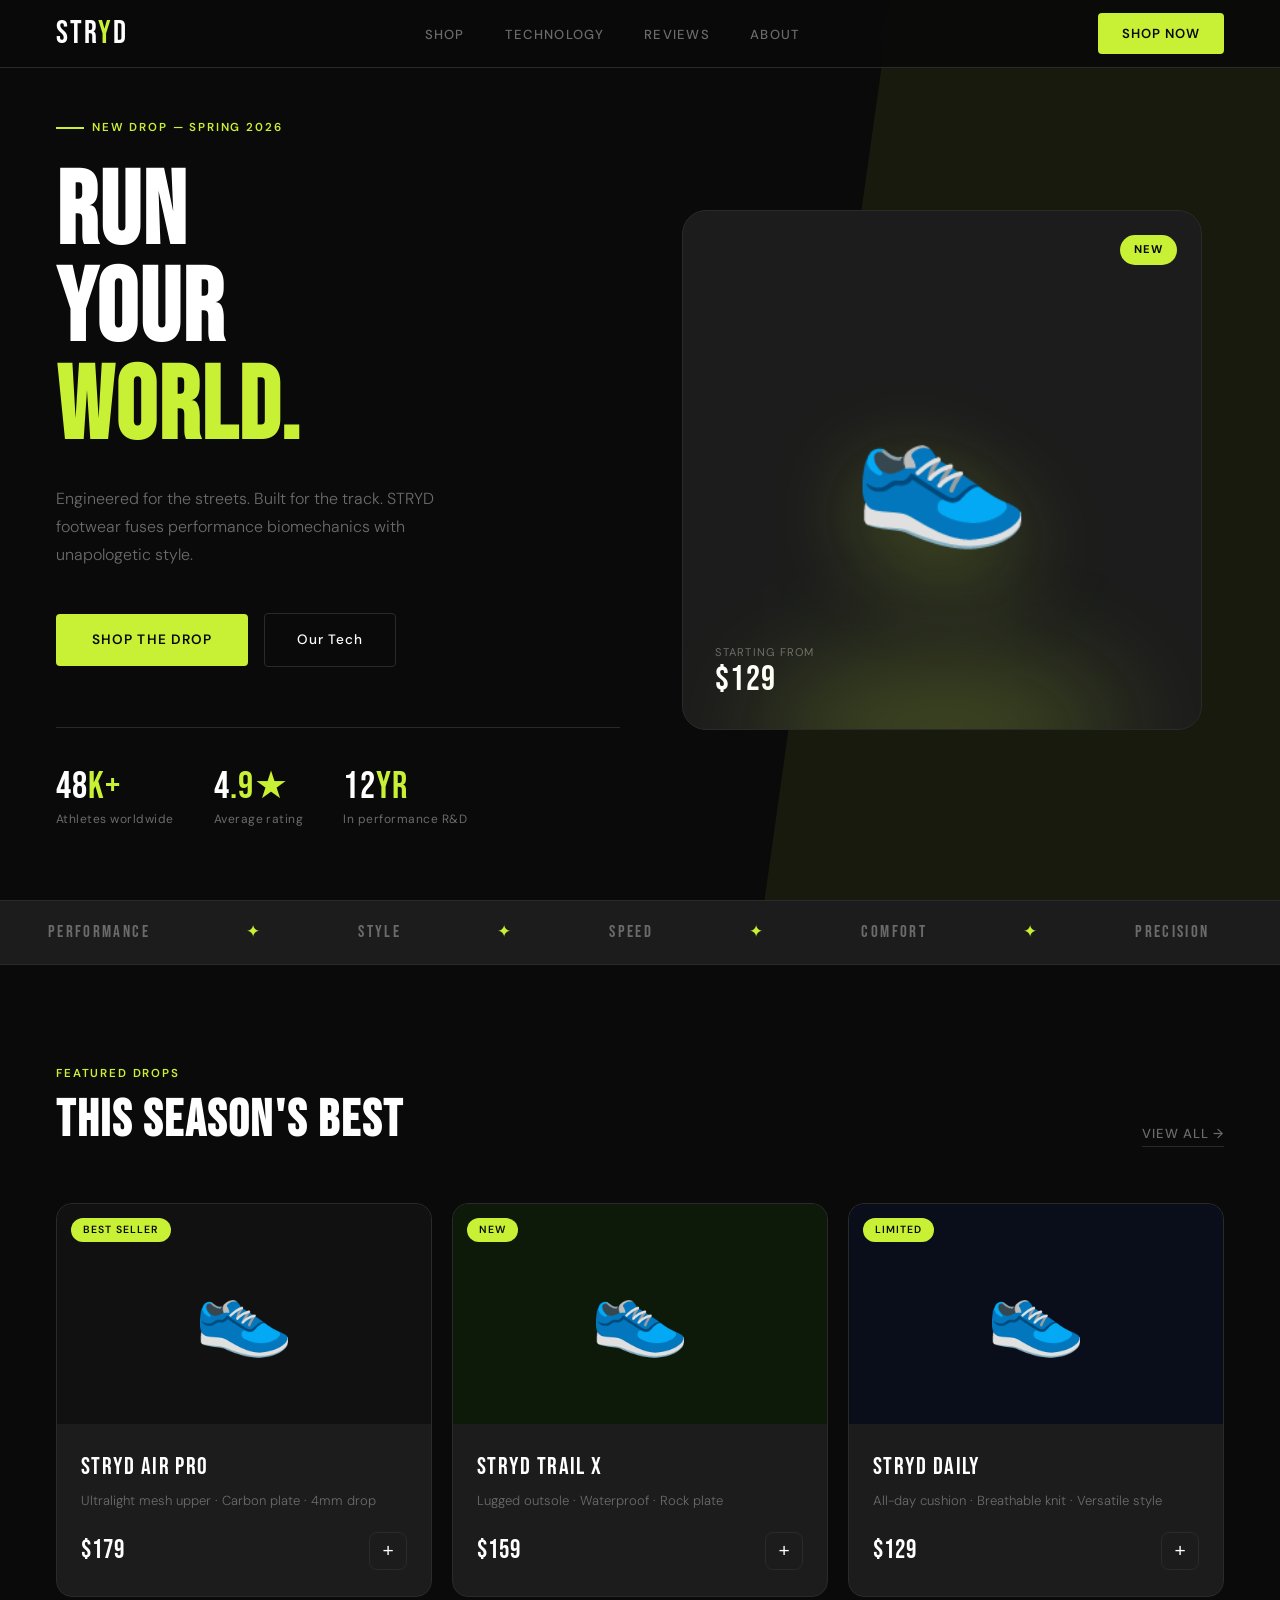
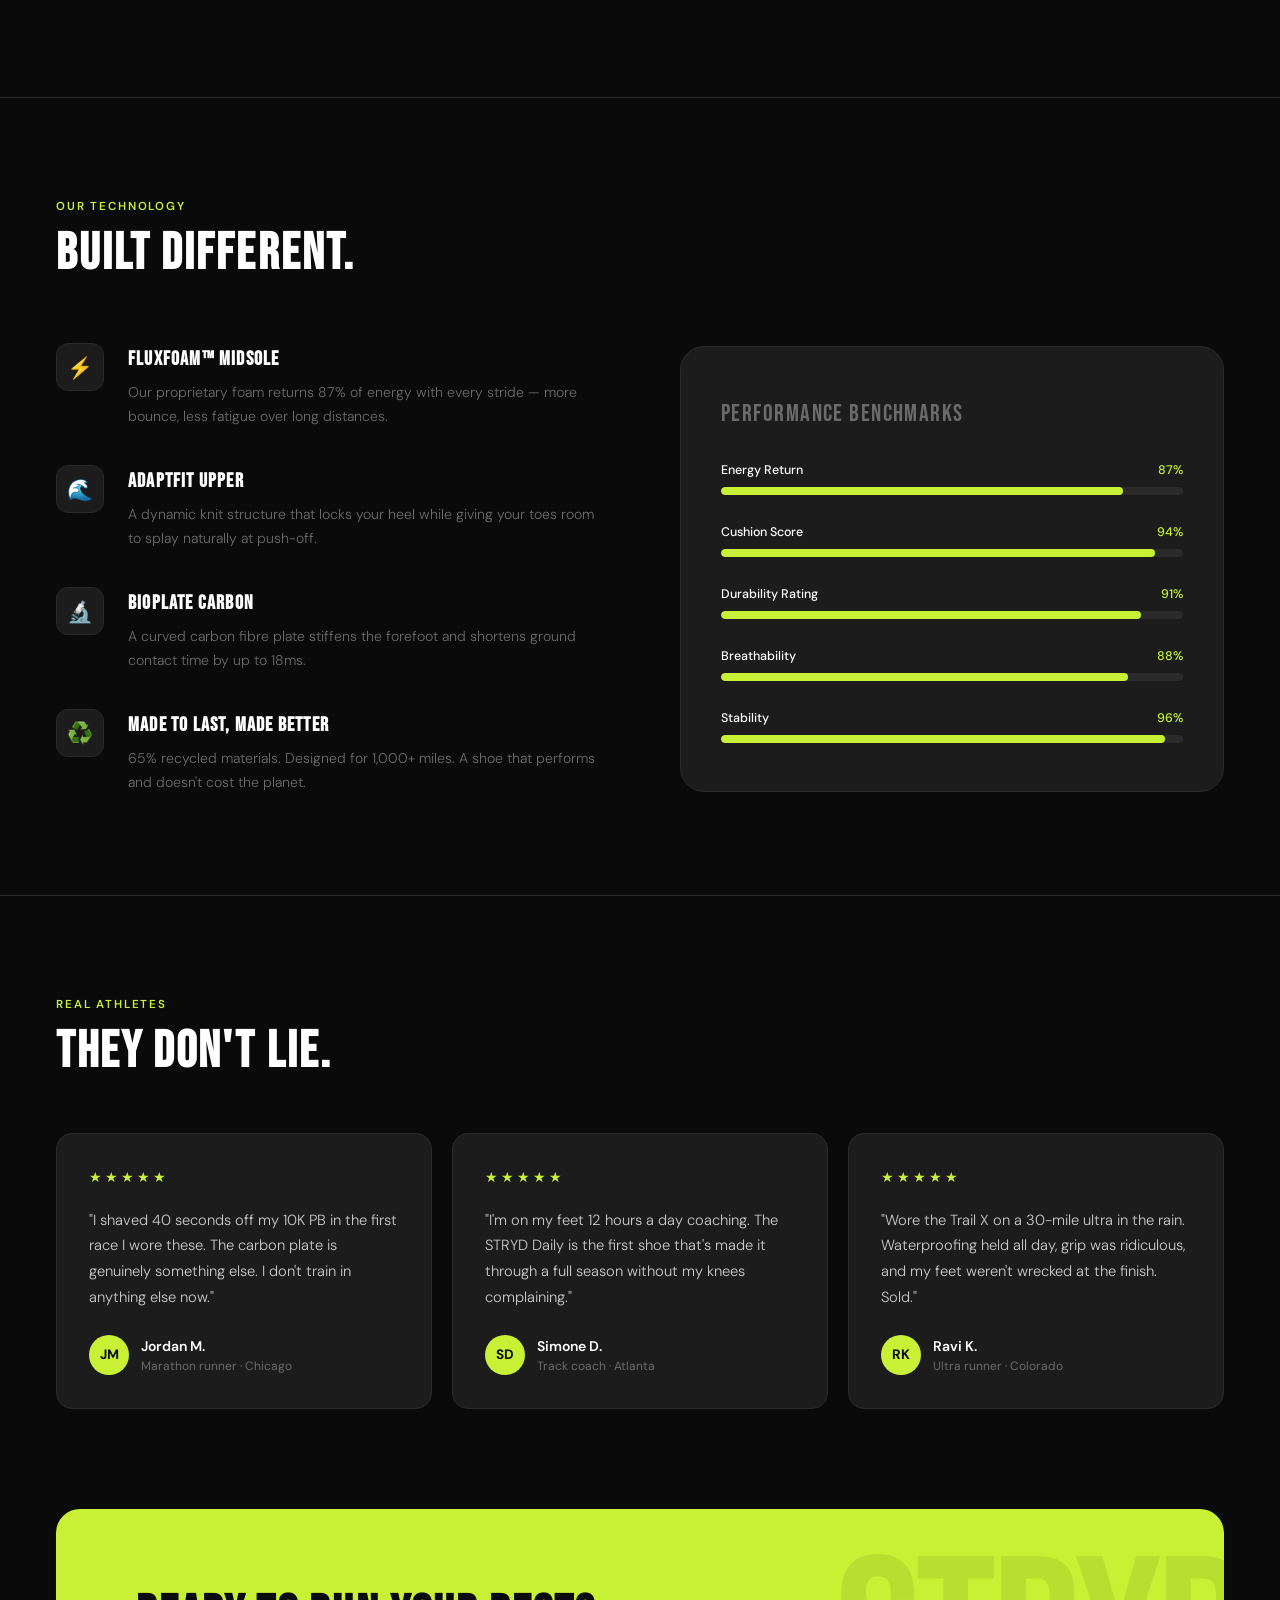
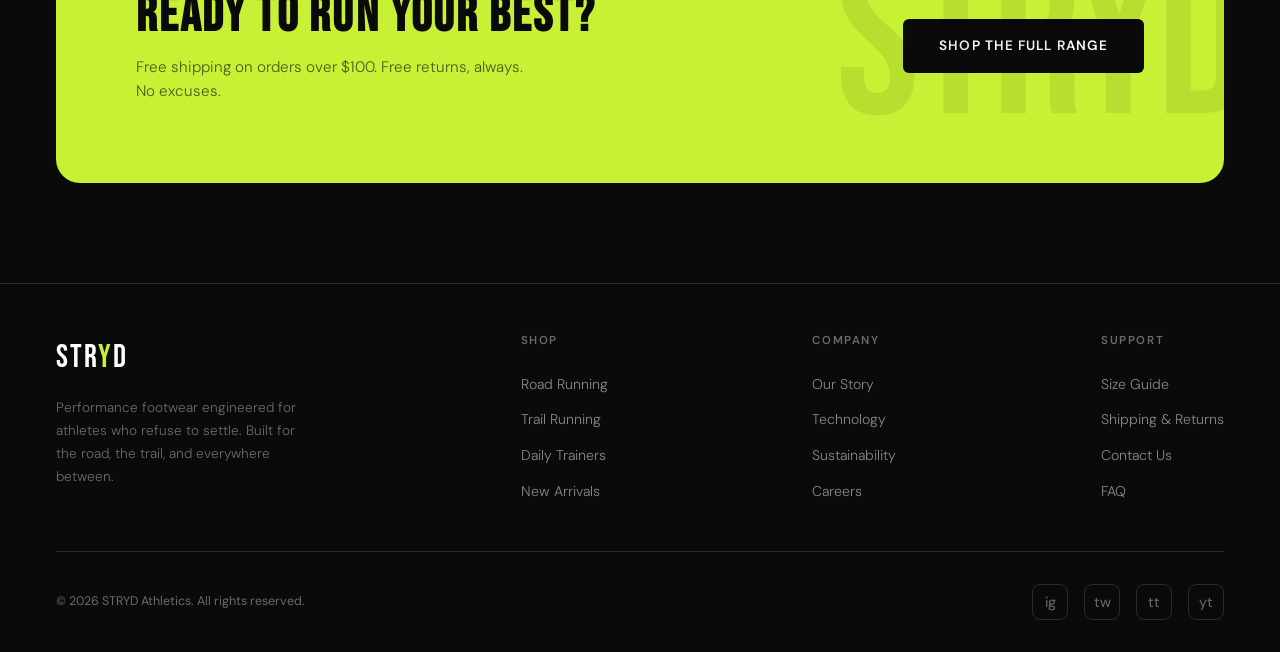
<file: S.SRINIVASAN Task-1/jes.html>
<!DOCTYPE html>
<html lang="en">
<head>
  <meta charset="UTF-8" />
  <meta name="viewport" content="width=device-width, initial-scale=1.0"/>
  <title>STRYD — Run Your World</title>
  <link rel="preconnect" href="https://fonts.googleapis.com"/>
  <link rel="preconnect" href="https://fonts.gstatic.com" crossorigin/>
  <link href="https://fonts.googleapis.com/css2?family=Bebas+Neue&family=DM+Sans:wght@300;400;500;600&display=swap" rel="stylesheet"/>
  <link rel="stylesheet" href="walt.css"/>
</head>
<body>

  <!-- NAVBAR -->
  <nav class="navbar">
    <span class="navbar__logo">STR<span>Y</span>D</span>
    <ul class="navbar__links">
      <li><a href="#products">Shop</a></li>
      <li><a href="#why">Technology</a></li>
      <li><a href="#reviews">Reviews</a></li>
      <li><a href="#">About</a></li>
    </ul>
    <a href="#" class="navbar__btn">Shop Now</a>
  </nav>

  <!-- HERO -->
  <section class="hero">
    <div class="hero__text">
      <p class="hero__tag">New Drop — Spring 2026</p>
      <h1 class="hero__headline">
        RUN<br>
        YOUR<br>
        <span class="accent">WORLD.</span>
      </h1>
      <p class="hero__sub">
        Engineered for the streets. Built for the track.
        STRYD footwear fuses performance biomechanics with unapologetic style.
      </p>
      <div class="hero__actions">
        <a href="#products" class="btn-lime">Shop the Drop</a>
        <a href="#why" class="btn-outline">Our Tech</a>
      </div>
      <div class="hero__stats">
        <div>
          <div class="stat__num">48<span>K+</span></div>
          <div class="stat__label">Athletes worldwide</div>
        </div>
        <div>
          <div class="stat__num">4<span>.9★</span></div>
          <div class="stat__label">Average rating</div>
        </div>
        <div>
          <div class="stat__num">12<span>yr</span></div>
          <div class="stat__label">In performance R&D</div>
        </div>
      </div>
    </div>

    <div class="hero__visual">
      <div class="shoe-card">
        <span class="shoe-badge">New</span>
        <div class="shoe-emoji">👟</div>
        <div class="shoe-price">
          <div class="shoe-price__label">Starting from</div>
          <div class="shoe-price__amount">$129</div>
        </div>
      </div>
    </div>
  </section>

  <!-- MARQUEE -->
  <div class="marquee-wrap">
    <div class="marquee-track">
      <span>Performance</span><span class="hi">✦</span>
      <span>Style</span><span class="hi">✦</span>
      <span>Speed</span><span class="hi">✦</span>
      <span>Comfort</span><span class="hi">✦</span>
      <span>Precision</span><span class="hi">✦</span>
      <span>Durability</span><span class="hi">✦</span>
      <span>Performance</span><span class="hi">✦</span>
      <span>Style</span><span class="hi">✦</span>
      <span>Speed</span><span class="hi">✦</span>
      <span>Comfort</span><span class="hi">✦</span>
      <span>Precision</span><span class="hi">✦</span>
      <span>Durability</span><span class="hi">✦</span>
    </div>
  </div>

  <!-- PRODUCTS -->
  <section class="products" id="products">
    <div class="section-header">
      <div>
        <p class="section-eyebrow">Featured Drops</p>
        <h2 class="section-title">This Season's Best</h2>
      </div>
      <a href="#" class="see-all">View All →</a>
    </div>

    <div class="products__grid">
      <div class="product-card">
        <div class="product-card__img">
          <span class="product-card__tag">Best Seller</span>
          👟
        </div>
        <div class="product-card__body">
          <div class="product-card__name">STRYD AIR PRO</div>
          <div class="product-card__desc">Ultralight mesh upper · Carbon plate · 4mm drop</div>
          <div class="product-card__footer">
            <div class="product-card__price">$179</div>
            <button class="add-btn" aria-label="Add to cart">+</button>
          </div>
        </div>
      </div>

      <div class="product-card">
        <div class="product-card__img">
          <span class="product-card__tag">New</span>
          👟
        </div>
        <div class="product-card__body">
          <div class="product-card__name">STRYD TRAIL X</div>
          <div class="product-card__desc">Lugged outsole · Waterproof · Rock plate</div>
          <div class="product-card__footer">
            <div class="product-card__price">$159</div>
            <button class="add-btn" aria-label="Add to cart">+</button>
          </div>
        </div>
      </div>

      <div class="product-card">
        <div class="product-card__img">
          <span class="product-card__tag">Limited</span>
          👟
        </div>
        <div class="product-card__body">
          <div class="product-card__name">STRYD DAILY</div>
          <div class="product-card__desc">All-day cushion · Breathable knit · Versatile style</div>
          <div class="product-card__footer">
            <div class="product-card__price">$129</div>
            <button class="add-btn" aria-label="Add to cart">+</button>
          </div>
        </div>
      </div>
    </div>
  </section>

  <!-- WHY US -->
  <section class="why" id="why">
    <p class="section-eyebrow">Our Technology</p>
    <h2 class="section-title">Built Different.</h2>

    <div class="why__grid">
      <div class="why__features">
        <div class="why__item">
          <div class="why__icon">⚡</div>
          <div>
            <h3>FluxFoam™ Midsole</h3>
            <p>Our proprietary foam returns 87% of energy with every stride — more bounce, less fatigue over long distances.</p>
          </div>
        </div>
        <div class="why__item">
          <div class="why__icon">🌊</div>
          <div>
            <h3>AdaptFit Upper</h3>
            <p>A dynamic knit structure that locks your heel while giving your toes room to splay naturally at push-off.</p>
          </div>
        </div>
        <div class="why__item">
          <div class="why__icon">🔬</div>
          <div>
            <h3>BioPlate Carbon</h3>
            <p>A curved carbon fibre plate stiffens the forefoot and shortens ground contact time by up to 18ms.</p>
          </div>
        </div>
        <div class="why__item">
          <div class="why__icon">♻️</div>
          <div>
            <h3>Made to Last, Made Better</h3>
            <p>65% recycled materials. Designed for 1,000+ miles. A shoe that performs and doesn't cost the planet.</p>
          </div>
        </div>
      </div>

      <div class="why__visual">
        <div class="why__visual-title">Performance Benchmarks</div>

        <div class="bar-row">
          <div class="bar-label"><span>Energy Return</span><span>87%</span></div>
          <div class="bar-track"><div class="bar-fill" style="width:87%"></div></div>
        </div>
        <div class="bar-row">
          <div class="bar-label"><span>Cushion Score</span><span>94%</span></div>
          <div class="bar-track"><div class="bar-fill" style="width:94%; animation-delay:0.2s"></div></div>
        </div>
        <div class="bar-row">
          <div class="bar-label"><span>Durability Rating</span><span>91%</span></div>
          <div class="bar-track"><div class="bar-fill" style="width:91%; animation-delay:0.4s"></div></div>
        </div>
        <div class="bar-row">
          <div class="bar-label"><span>Breathability</span><span>88%</span></div>
          <div class="bar-track"><div class="bar-fill" style="width:88%; animation-delay:0.6s"></div></div>
        </div>
        <div class="bar-row">
          <div class="bar-label"><span>Stability</span><span>96%</span></div>
          <div class="bar-track"><div class="bar-fill" style="width:96%; animation-delay:0.8s"></div></div>
        </div>
      </div>
    </div>
  </section>

  <!-- TESTIMONIALS -->
  <section class="testi" id="reviews">
    <p class="section-eyebrow">Real Athletes</p>
    <h2 class="section-title">They Don't Lie.</h2>

    <div class="testi__grid">
      <div class="testi__card">
        <div class="testi__stars">
          <span>★</span><span>★</span><span>★</span><span>★</span><span>★</span>
        </div>
        <blockquote>"I shaved 40 seconds off my 10K PB in the first race I wore these. The carbon plate is genuinely something else. I don't train in anything else now."</blockquote>
        <div class="testi__author">
          <div class="testi__avatar">JM</div>
          <div>
            <div class="testi__name">Jordan M.</div>
            <div class="testi__role">Marathon runner · Chicago</div>
          </div>
        </div>
      </div>

      <div class="testi__card">
        <div class="testi__stars">
          <span>★</span><span>★</span><span>★</span><span>★</span><span>★</span>
        </div>
        <blockquote>"I'm on my feet 12 hours a day coaching. The STRYD Daily is the first shoe that's made it through a full season without my knees complaining."</blockquote>
        <div class="testi__author">
          <div class="testi__avatar">SD</div>
          <div>
            <div class="testi__name">Simone D.</div>
            <div class="testi__role">Track coach · Atlanta</div>
          </div>
        </div>
      </div>

      <div class="testi__card">
        <div class="testi__stars">
          <span>★</span><span>★</span><span>★</span><span>★</span><span>★</span>
        </div>
        <blockquote>"Wore the Trail X on a 30-mile ultra in the rain. Waterproofing held all day, grip was ridiculous, and my feet weren't wrecked at the finish. Sold."</blockquote>
        <div class="testi__author">
          <div class="testi__avatar">RK</div>
          <div>
            <div class="testi__name">Ravi K.</div>
            <div class="testi__role">Ultra runner · Colorado</div>
          </div>
        </div>
      </div>
    </div>
  </section>

  <!-- CTA BANNER -->
  <div class="cta-banner">
    <div>
      <h2>Ready to run your best?</h2>
      <p>Free shipping on orders over $100. Free returns, always. No excuses.</p>
    </div>
    <a href="#products" class="btn-black">Shop the Full Range</a>
  </div>

  <!-- FOOTER -->
  <footer>
    <div class="footer__top">
      <div class="footer__brand">
        <div class="footer__logo">STR<span>Y</span>D</div>
        <p>Performance footwear engineered for athletes who refuse to settle. Built for the road, the trail, and everywhere between.</p>
      </div>
      <div class="footer__col">
        <h4>Shop</h4>
        <ul>
          <li><a href="#">Road Running</a></li>
          <li><a href="#">Trail Running</a></li>
          <li><a href="#">Daily Trainers</a></li>
          <li><a href="#">New Arrivals</a></li>
        </ul>
      </div>
      <div class="footer__col">
        <h4>Company</h4>
        <ul>
          <li><a href="#">Our Story</a></li>
          <li><a href="#">Technology</a></li>
          <li><a href="#">Sustainability</a></li>
          <li><a href="#">Careers</a></li>
        </ul>
      </div>
      <div class="footer__col">
        <h4>Support</h4>
        <ul>
          <li><a href="#">Size Guide</a></li>
          <li><a href="#">Shipping & Returns</a></li>
          <li><a href="#">Contact Us</a></li>
          <li><a href="#">FAQ</a></li>
        </ul>
      </div>
    </div>

    <div class="footer__bottom">
      <p>© 2026 STRYD Athletics. All rights reserved.</p>
      <div class="footer__socials">
        <a class="social-link" href="#" aria-label="Instagram">ig</a>
        <a class="social-link" href="#" aria-label="Twitter">tw</a>
        <a class="social-link" href="#" aria-label="TikTok">tt</a>
        <a class="social-link" href="#" aria-label="YouTube">yt</a>
      </div>
    </div>
  </footer>

</body>
</html>
</file>
<file: S.SRINIVASAN Task-1/walt.css>
/* ===== RESET & BASE ===== */
*, *::before, *::after { box-sizing: border-box; margin: 0; padding: 0; }

:root {
  --black:   #0A0A0A;
  --white:   #FFFFFF;
  --lime:    #C8F135;
  --grey:    #1C1C1C;
  --muted:   #6B6B6B;
  --border:  #2A2A2A;
}

html { scroll-behavior: smooth; }

body {
  background: var(--black);
  color: var(--white);
  font-family: 'DM Sans', sans-serif;
  font-size: 16px;
  line-height: 1.6;
  overflow-x: hidden;
}

img { display: block; max-width: 100%; }
a   { text-decoration: none; }
ul  { list-style: none; }

/* ===== NAVBAR ===== */
.navbar {
  position: fixed;
  top: 0; left: 0; right: 0;
  z-index: 999;
  display: flex;
  align-items: center;
  justify-content: space-between;
  padding: 0 56px;
  height: 68px;
  background: rgba(10,10,10,0.88);
  backdrop-filter: blur(16px);
  -webkit-backdrop-filter: blur(16px);
  border-bottom: 1px solid var(--border);
}

.navbar__logo {
  font-family: 'Bebas Neue', sans-serif;
  font-size: 2rem;
  letter-spacing: 0.06em;
  color: var(--white);
}

.navbar__logo span { color: var(--lime); }

.navbar__links {
  display: flex;
  gap: 40px;
}

.navbar__links a {
  font-size: 0.82rem;
  font-weight: 500;
  letter-spacing: 0.1em;
  text-transform: uppercase;
  color: var(--muted);
  transition: color 0.2s;
}

.navbar__links a:hover { color: var(--white); }

.navbar__btn {
  background: var(--lime);
  color: var(--black);
  font-family: 'DM Sans', sans-serif;
  font-size: 0.82rem;
  font-weight: 600;
  letter-spacing: 0.08em;
  text-transform: uppercase;
  padding: 10px 24px;
  border-radius: 4px;
  transition: opacity 0.2s;
}

.navbar__btn:hover { opacity: 0.85; }

/* ===== HERO ===== */
.hero {
  min-height: 100vh;
  display: grid;
  grid-template-columns: 1fr 1fr;
  align-items: center;
  padding: 100px 56px 60px;
  gap: 40px;
  position: relative;
  overflow: hidden;
}

.hero::before {
  content: '';
  position: absolute;
  top: -80px;
  right: -60px;
  width: 520px;
  height: 130%;
  background: var(--lime);
  transform: skewX(-8deg);
  z-index: 0;
  opacity: 0.07;
}

.hero__text { position: relative; z-index: 1; }

.hero__tag {
  display: inline-flex;
  align-items: center;
  gap: 8px;
  font-size: 0.72rem;
  font-weight: 600;
  letter-spacing: 0.16em;
  text-transform: uppercase;
  color: var(--lime);
  margin-bottom: 28px;
}

.hero__tag::before {
  content: '';
  display: block;
  width: 28px;
  height: 2px;
  background: var(--lime);
}

.hero__headline {
  font-family: 'Bebas Neue', sans-serif;
  font-size: clamp(4.5rem, 8vw, 8rem);
  line-height: 0.95;
  letter-spacing: 0.02em;
  color: var(--white);
}

.hero__headline .accent { color: var(--lime); }

.hero__sub {
  margin-top: 28px;
  font-size: 1rem;
  font-weight: 300;
  color: var(--muted);
  max-width: 400px;
  line-height: 1.75;
}

.hero__actions {
  display: flex;
  gap: 16px;
  margin-top: 44px;
  flex-wrap: wrap;
  align-items: center;
}

.btn-lime {
  background: var(--lime);
  color: var(--black);
  font-size: 0.85rem;
  font-weight: 600;
  letter-spacing: 0.08em;
  text-transform: uppercase;
  padding: 15px 36px;
  border-radius: 4px;
  transition: opacity 0.2s, transform 0.15s;
}

.btn-lime:hover { opacity: 0.88; transform: translateY(-2px); }

.btn-outline {
  background: transparent;
  color: var(--white);
  font-size: 0.85rem;
  font-weight: 500;
  letter-spacing: 0.06em;
  padding: 15px 32px;
  border-radius: 4px;
  border: 1px solid var(--border);
  transition: border-color 0.2s;
}

.btn-outline:hover { border-color: var(--muted); }

.hero__stats {
  display: flex;
  gap: 40px;
  margin-top: 60px;
  padding-top: 40px;
  border-top: 1px solid var(--border);
}

.stat__num {
  font-family: 'Bebas Neue', sans-serif;
  font-size: 2.4rem;
  letter-spacing: 0.03em;
  color: var(--white);
  line-height: 1;
}

.stat__num span { color: var(--lime); }

.stat__label {
  font-size: 0.75rem;
  font-weight: 400;
  color: var(--muted);
  margin-top: 4px;
  letter-spacing: 0.04em;
}

.hero__visual {
  position: relative;
  z-index: 1;
  display: flex;
  align-items: center;
  justify-content: center;
}

.shoe-card {
  width: 100%;
  max-width: 520px;
  aspect-ratio: 1 / 1;
  background: var(--grey);
  border-radius: 24px;
  border: 1px solid var(--border);
  display: flex;
  flex-direction: column;
  align-items: center;
  justify-content: center;
  position: relative;
  overflow: hidden;
}

.shoe-card::after {
  content: '';
  position: absolute;
  bottom: -60px;
  left: 50%;
  transform: translateX(-50%);
  width: 70%;
  height: 120px;
  background: var(--lime);
  border-radius: 50%;
  filter: blur(60px);
  opacity: 0.25;
}

.shoe-emoji {
  font-size: 9rem;
  line-height: 1;
  filter: drop-shadow(0 24px 48px rgba(200,241,53,0.3));
  animation: float 4s ease-in-out infinite;
  transform-origin: center;
}

@keyframes float {
  0%, 100% { transform: translateY(0px) rotate(-8deg); }
  50%       { transform: translateY(-18px) rotate(-5deg); }
}

.shoe-badge {
  position: absolute;
  top: 24px;
  right: 24px;
  background: var(--lime);
  color: var(--black);
  font-size: 0.7rem;
  font-weight: 700;
  letter-spacing: 0.1em;
  text-transform: uppercase;
  padding: 6px 14px;
  border-radius: 100px;
}

.shoe-price {
  position: absolute;
  bottom: 32px;
  left: 32px;
}

.shoe-price__label {
  font-size: 0.7rem;
  color: var(--muted);
  letter-spacing: 0.1em;
  text-transform: uppercase;
}

.shoe-price__amount {
  font-family: 'Bebas Neue', sans-serif;
  font-size: 2.2rem;
  letter-spacing: 0.04em;
  color: var(--white);
  line-height: 1;
}

/* ===== MARQUEE ===== */
.marquee-wrap {
  border-top: 1px solid var(--border);
  border-bottom: 1px solid var(--border);
  background: var(--grey);
  padding: 18px 0;
  overflow: hidden;
}

.marquee-track {
  display: flex;
  gap: 0;
  white-space: nowrap;
  animation: marquee 22s linear infinite;
}

.marquee-track span {
  font-family: 'Bebas Neue', sans-serif;
  font-size: 1.05rem;
  letter-spacing: 0.14em;
  color: var(--muted);
  padding: 0 48px;
}

.marquee-track span.hi { color: var(--lime); }

@keyframes marquee {
  from { transform: translateX(0); }
  to   { transform: translateX(-50%); }
}

/* ===== PRODUCTS ===== */
.products {
  padding: 100px 56px;
}

.section-header {
  display: flex;
  align-items: flex-end;
  justify-content: space-between;
  margin-bottom: 56px;
  flex-wrap: wrap;
  gap: 20px;
}

.section-eyebrow {
  font-size: 0.72rem;
  font-weight: 600;
  letter-spacing: 0.16em;
  text-transform: uppercase;
  color: var(--lime);
  margin-bottom: 12px;
}

.section-title {
  font-family: 'Bebas Neue', sans-serif;
  font-size: clamp(2.4rem, 4vw, 3.6rem);
  letter-spacing: 0.04em;
  line-height: 1;
}

.see-all {
  font-size: 0.82rem;
  font-weight: 500;
  color: var(--muted);
  letter-spacing: 0.08em;
  text-transform: uppercase;
  border-bottom: 1px solid var(--border);
  padding-bottom: 2px;
  transition: color 0.2s, border-color 0.2s;
}

.see-all:hover { color: var(--lime); border-color: var(--lime); }

.products__grid {
  display: grid;
  grid-template-columns: repeat(3, 1fr);
  gap: 20px;
}

.product-card {
  background: var(--grey);
  border: 1px solid var(--border);
  border-radius: 16px;
  overflow: hidden;
  transition: transform 0.25s, border-color 0.25s;
  cursor: pointer;
}

.product-card:hover {
  transform: translateY(-6px);
  border-color: var(--lime);
}

.product-card__img {
  height: 220px;
  display: flex;
  align-items: center;
  justify-content: center;
  font-size: 5rem;
  background: #111;
  position: relative;
}

.product-card:nth-child(2) .product-card__img { background: #0D1A0A; }
.product-card:nth-child(3) .product-card__img { background: #0A0D1A; }

.product-card__tag {
  position: absolute;
  top: 14px;
  left: 14px;
  font-size: 0.65rem;
  font-weight: 600;
  letter-spacing: 0.1em;
  text-transform: uppercase;
  padding: 4px 12px;
  border-radius: 100px;
  background: var(--lime);
  color: var(--black);
}

.product-card__body { padding: 24px; }

.product-card__name {
  font-family: 'Bebas Neue', sans-serif;
  font-size: 1.5rem;
  letter-spacing: 0.06em;
  margin-bottom: 4px;
}

.product-card__desc {
  font-size: 0.82rem;
  color: var(--muted);
  margin-bottom: 20px;
  font-weight: 300;
}

.product-card__footer {
  display: flex;
  align-items: center;
  justify-content: space-between;
}

.product-card__price {
  font-family: 'Bebas Neue', sans-serif;
  font-size: 1.6rem;
  letter-spacing: 0.04em;
}

.add-btn {
  background: transparent;
  border: 1px solid var(--border);
  color: var(--white);
  font-size: 1.2rem;
  width: 38px;
  height: 38px;
  border-radius: 8px;
  display: flex;
  align-items: center;
  justify-content: center;
  cursor: pointer;
  transition: background 0.2s, border-color 0.2s;
}

.add-btn:hover { background: var(--lime); border-color: var(--lime); color: var(--black); }

/* ===== WHY US ===== */
.why {
  padding: 100px 56px;
  border-top: 1px solid var(--border);
}

.why__grid {
  display: grid;
  grid-template-columns: 1fr 1fr;
  gap: 80px;
  align-items: center;
  margin-top: 64px;
}

.why__features { display: flex; flex-direction: column; gap: 36px; }

.why__item {
  display: flex;
  gap: 24px;
  align-items: flex-start;
}

.why__icon {
  width: 48px;
  height: 48px;
  border-radius: 12px;
  background: var(--grey);
  border: 1px solid var(--border);
  display: flex;
  align-items: center;
  justify-content: center;
  font-size: 1.3rem;
  flex-shrink: 0;
}

.why__item h3 {
  font-family: 'Bebas Neue', sans-serif;
  font-size: 1.25rem;
  letter-spacing: 0.06em;
  margin-bottom: 6px;
}

.why__item p {
  font-size: 0.88rem;
  color: var(--muted);
  font-weight: 300;
  line-height: 1.7;
}

.why__visual {
  background: var(--grey);
  border: 1px solid var(--border);
  border-radius: 24px;
  padding: 48px 40px;
  display: flex;
  flex-direction: column;
  gap: 28px;
}

.why__visual-title {
  font-family: 'Bebas Neue', sans-serif;
  font-size: 1.5rem;
  letter-spacing: 0.06em;
  color: var(--muted);
}

.bar-row { display: flex; flex-direction: column; gap: 6px; }

.bar-label {
  display: flex;
  justify-content: space-between;
  font-size: 0.78rem;
  font-weight: 500;
}

.bar-label span:last-child { color: var(--lime); }

.bar-track {
  height: 8px;
  background: var(--border);
  border-radius: 100px;
  overflow: hidden;
}

.bar-fill {
  height: 100%;
  background: var(--lime);
  border-radius: 100px;
  animation: grow 1.4s cubic-bezier(0.4,0,0.2,1) forwards;
  transform-origin: left;
  transform: scaleX(0);
}

@keyframes grow { to { transform: scaleX(1); } }

/* ===== TESTIMONIALS ===== */
.testi {
  padding: 100px 56px;
  border-top: 1px solid var(--border);
}

.testi__grid {
  display: grid;
  grid-template-columns: repeat(3, 1fr);
  gap: 20px;
  margin-top: 56px;
}

.testi__card {
  background: var(--grey);
  border: 1px solid var(--border);
  border-radius: 16px;
  padding: 32px;
  transition: border-color 0.2s;
}

.testi__card:hover { border-color: var(--lime); }

.testi__stars {
  display: flex;
  gap: 3px;
  margin-bottom: 18px;
}

.testi__stars span {
  color: var(--lime);
  font-size: 0.9rem;
}

.testi__card blockquote {
  font-size: 0.92rem;
  font-weight: 300;
  color: #CCCCCC;
  line-height: 1.75;
  margin-bottom: 24px;
}

.testi__author {
  display: flex;
  align-items: center;
  gap: 12px;
}

.testi__avatar {
  width: 40px;
  height: 40px;
  border-radius: 50%;
  background: var(--lime);
  color: var(--black);
  font-weight: 700;
  font-size: 0.85rem;
  display: flex;
  align-items: center;
  justify-content: center;
  flex-shrink: 0;
}

.testi__name { font-weight: 600; font-size: 0.875rem; }
.testi__role { font-size: 0.75rem; color: var(--muted); }

/* ===== CTA BANNER ===== */
.cta-banner {
  margin: 0 56px 100px;
  background: var(--lime);
  border-radius: 24px;
  padding: 80px 80px;
  display: flex;
  align-items: center;
  justify-content: space-between;
  gap: 40px;
  flex-wrap: wrap;
  position: relative;
  overflow: hidden;
}

.cta-banner::before {
  content: 'STRYD';
  position: absolute;
  right: -20px;
  top: 50%;
  transform: translateY(-50%);
  font-family: 'Bebas Neue', sans-serif;
  font-size: 14rem;
  letter-spacing: -0.02em;
  color: rgba(0,0,0,0.08);
  pointer-events: none;
  line-height: 1;
}

.cta-banner h2 {
  font-family: 'Bebas Neue', sans-serif;
  font-size: clamp(2.4rem, 4vw, 3.8rem);
  letter-spacing: 0.04em;
  line-height: 1.05;
  color: var(--black);
  max-width: 480px;
}

.cta-banner p {
  font-size: 0.95rem;
  color: rgba(10,10,10,0.65);
  margin-top: 12px;
  font-weight: 300;
  max-width: 400px;
}

.btn-black {
  background: var(--black);
  color: var(--white);
  font-size: 0.85rem;
  font-weight: 600;
  letter-spacing: 0.08em;
  text-transform: uppercase;
  padding: 16px 36px;
  border-radius: 6px;
  white-space: nowrap;
  transition: opacity 0.2s;
  flex-shrink: 0;
}

.btn-black:hover { opacity: 0.8; }

/* ===== FOOTER ===== */
footer {
  border-top: 1px solid var(--border);
  padding: 48px 56px 32px;
}

.footer__top {
  display: flex;
  justify-content: space-between;
  gap: 48px;
  flex-wrap: wrap;
  margin-bottom: 48px;
}

.footer__brand p {
  font-size: 0.85rem;
  color: var(--muted);
  max-width: 260px;
  margin-top: 12px;
  font-weight: 300;
  line-height: 1.7;
}

.footer__logo {
  font-family: 'Bebas Neue', sans-serif;
  font-size: 2rem;
  letter-spacing: 0.06em;
  color: var(--white);
}

.footer__logo span { color: var(--lime); }

.footer__col h4 {
  font-size: 0.72rem;
  font-weight: 600;
  letter-spacing: 0.14em;
  text-transform: uppercase;
  color: var(--muted);
  margin-bottom: 20px;
}

.footer__col ul { display: flex; flex-direction: column; gap: 10px; }

.footer__col a {
  font-size: 0.88rem;
  color: #888;
  font-weight: 300;
  transition: color 0.2s;
}

.footer__col a:hover { color: var(--white); }

.footer__bottom {
  display: flex;
  justify-content: space-between;
  align-items: center;
  padding-top: 32px;
  border-top: 1px solid var(--border);
  flex-wrap: wrap;
  gap: 12px;
}

.footer__bottom p {
  font-size: 0.78rem;
  color: var(--muted);
}

.footer__socials {
  display: flex;
  gap: 16px;
}

.social-link {
  width: 36px;
  height: 36px;
  border-radius: 8px;
  border: 1px solid var(--border);
  display: flex;
  align-items: center;
  justify-content: center;
  font-size: 0.9rem;
  color: var(--muted);
  transition: border-color 0.2s, color 0.2s;
}

.social-link:hover { border-color: var(--lime); color: var(--lime); }

/* ===== RESPONSIVE ===== */
@media (max-width: 960px) {
  .navbar { padding: 0 24px; }
  .navbar__links { display: none; }

  .hero { grid-template-columns: 1fr; padding: 100px 24px 60px; }
  .hero__visual { display: none; }
  .hero::before { display: none; }

  .products { padding: 72px 24px; }
  .products__grid { grid-template-columns: 1fr; }

  .why { padding: 72px 24px; }
  .why__grid { grid-template-columns: 1fr; gap: 48px; }

  .testi { padding: 72px 24px; }
  .testi__grid { grid-template-columns: 1fr; }

  .cta-banner { margin: 0 24px 72px; padding: 48px 32px; }
  .cta-banner::before { display: none; }

  footer { padding: 48px 24px 24px; }
  .footer__top { flex-direction: column; }
}

/* ===== REDUCED MOTION ===== */
@media (prefers-reduced-motion: reduce) {
  .shoe-emoji    { animation: none; }
  .marquee-track { animation: none; }
  .bar-fill      { animation: none; transform: scaleX(1); }
}
</file>
